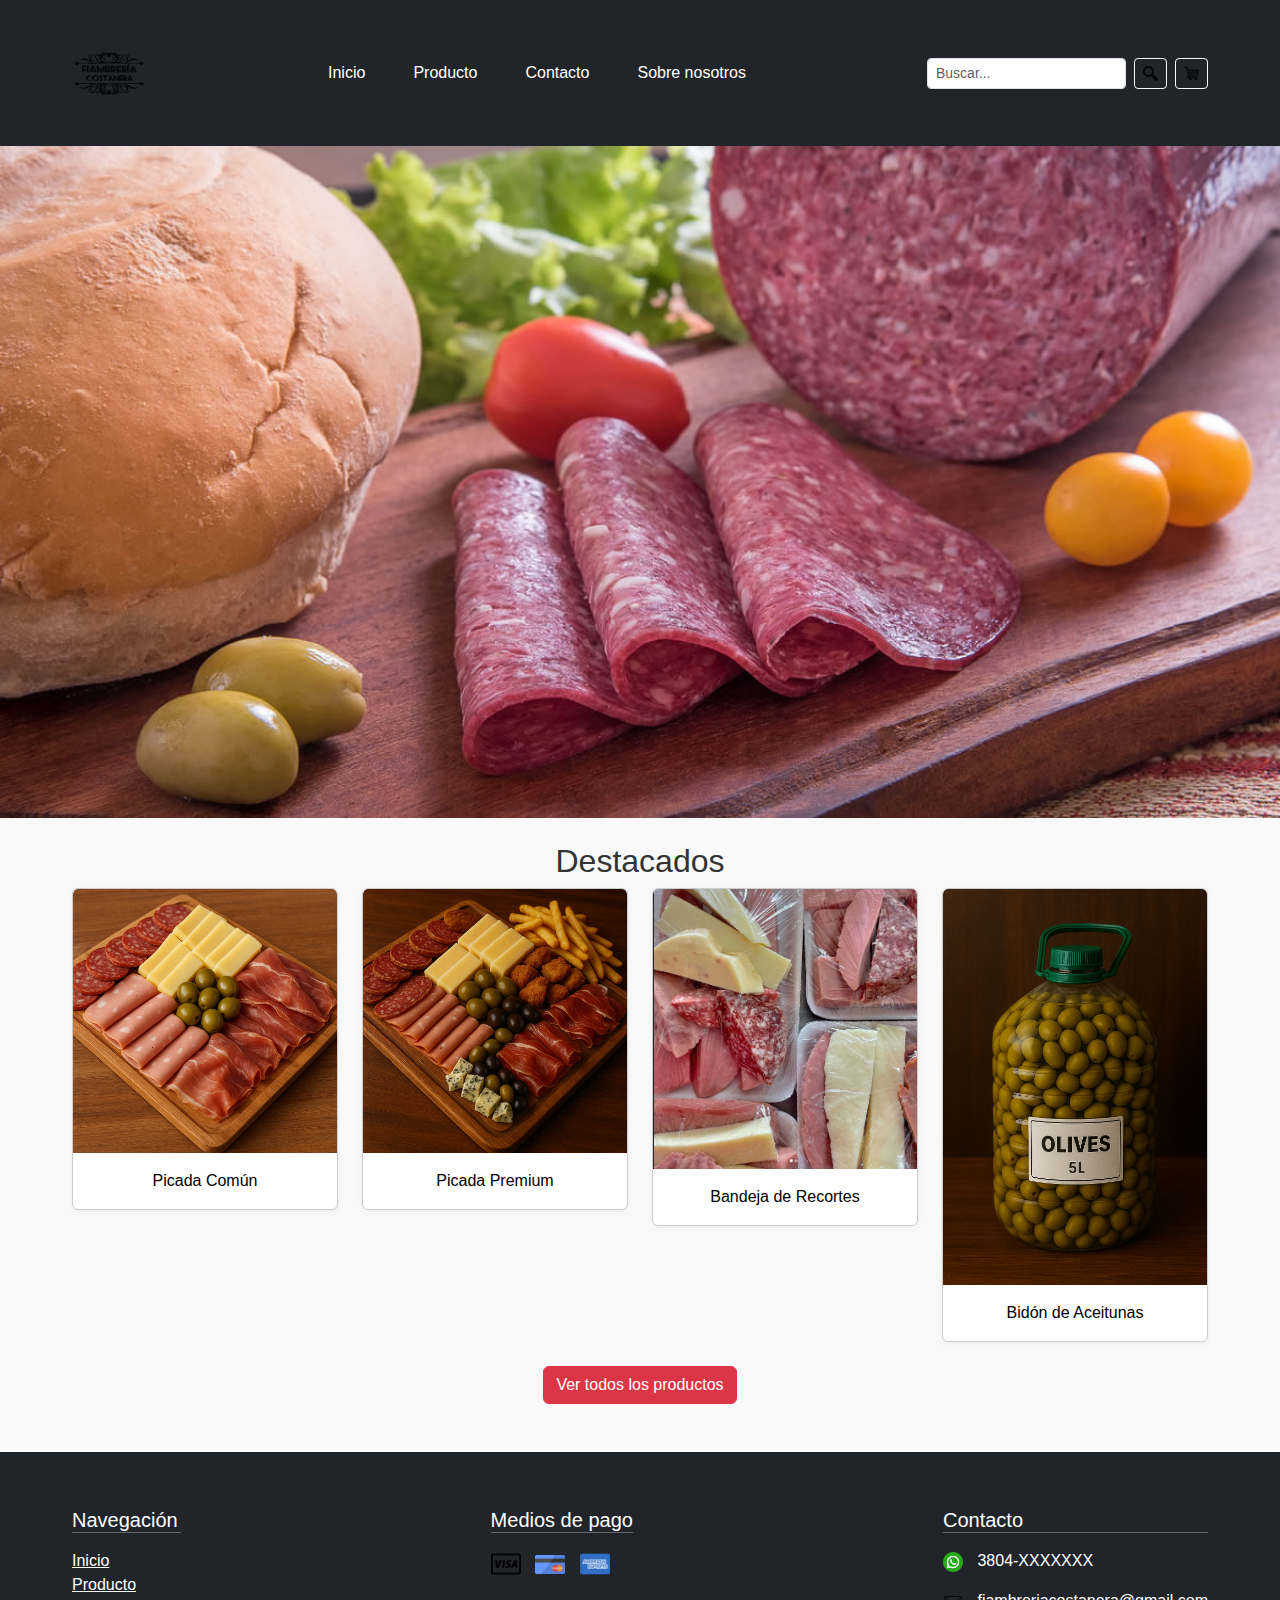
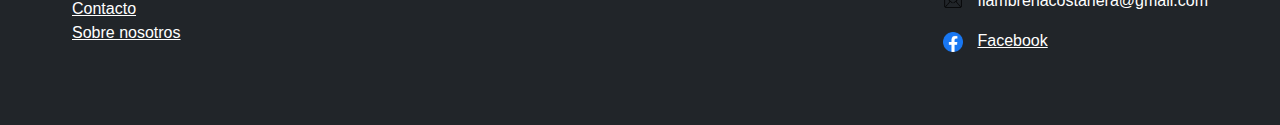
<file: index.html>
<!DOCTYPE html>
<html lang="es">
<head>
  <meta charset="UTF-8">
  <meta name="viewport" content="width=device-width, initial-scale=1.0">
  <title>Fiambrería Costanera</title>
  <!-- Bootstrap -->
  <link href="https://cdn.jsdelivr.net/npm/bootstrap@5.3.0/dist/css/bootstrap.min.css" rel="stylesheet">
  
  <link rel="stylesheet" href="styles/styles.css">
</head>
<body class="d-flex flex-column min-vh-100">

  <!-- HEADER -->
  <header class="bg-dark text-white py-3">
    <div class="container d-flex flex-wrap justify-content-between align-items-center">
      <a href="./index.html">
        <img src="imagenes/LogoFiambreria.png" width="75" height="50" alt="logo">
      </a>
      <nav>
        <ul class="nav">
          <li class="nav-item"><a href="./index.html" class="nav-link text-white">Inicio</a></li>
          <li class="nav-item"><a href="./pages/todoslosproductos.html" class="nav-link text-white">Producto</a></li>
          <li class="nav-item"><a href="./pages/contacto.html" class="nav-link text-white">Contacto</a></li>
          <li class="nav-item"><a href="./pages/sobrenosotros.html" class="nav-link text-white">Sobre nosotros</a></li>
        </ul>
      </nav>
      <div class="d-flex align-items-center gap-2">
        <input type="text" class="form-control form-control-sm" placeholder="Buscar...">
        <button class="btn btn-outline-light btn-sm">
          <img src="imagenes/lupa.png" width="15" height="15" alt="Buscar">
        </button>
        <a href="./pages/comprasrealizadas.html" class="btn btn-outline-light btn-sm">
          <img src="imagenes/carrito-de-compras.png" width="15" height="15" alt="Carrito">
        </a>
      </div>
    </div>
  </header>

  <!-- BANNER -->
  <section class="banner">
    <img src="imagenes/banner-fiambreria.jpg" class="img-fluid w-100" alt="Fiambres principales">
  </section>

  <!-- PRODUCTOS DESTACADOS -->
  <main class="container py-4 flex-grow-1">
    <section class="text-center mb-4">
      <h2>Destacados</h2>
      <div class="row row-cols-1 row-cols-sm-2 row-cols-md-4 g-4">
        <div class="col">
          <div class="card producto-hover">
            <img src="imagenes/picadacomun.png" class="card-img-top" alt="Picada Común">
            <div class="descripcion">Ideal para compartir en familia, alcanza para 4 personas</div>
            <div class="card-body">
              <p class="card-text">Picada Común</p>
            </div>
          </div>
        </div>
        <div class="col">
          <div class="card producto-hover">
            <img src="imagenes/picadapremium.png" class="card-img-top" alt="Picada Premium">
            <div class="descripcion">Ideal para compartir en familia, alcanza para 8 personas</div>
            <div class="card-body">
              <p class="card-text">Picada Premium</p>
            </div>
          </div>
        </div>
        <div class="col">
          <div class="card producto-hover">
            <img src="imagenes/bandeja-recortes.jpg" class="card-img-top" alt="Bandeja de Recortes">
            <div class="descripcion">Recortes frescos, uso ideal para tartas o empanadas</div>
            <div class="card-body">
              <p class="card-text">Bandeja de Recortes</p>
            </div>
          </div>
        </div>
        <div class="col">
          <div class="card producto-hover">
            <img src="imagenes/bidonaceitunas.png" class="card-img-top" alt="Bidon de aceitunas verdes">
            <div class="descripcion">Aceitunas verdes con carozo, la mejor de su tipo</div>
            <div class="card-body">
              <p class="card-text">Bidón de Aceitunas</p>
            </div>
          </div>
        </div>
        <!-- acá puedo meter más productos para la venta -->
      </div>
      <a href="./pages/todoslosproductos.html" class="btn btn-danger mt-4">Ver todos los productos</a>
    </section>
  </main>

  <!-- FOOTER -->
  <footer class="bg-dark text-white py-4 mt-auto">
    <div class="container d-flex flex-wrap justify-content-between gap-4">
      <div>
        <h5>Navegación</h5>
        <ul class="list-unstyled">
          <li><a href="./index.html" class="text-white">Inicio</a></li>
          <li><a href="./pages/todoslosproductos.html" class="text-white">Producto</a></li>
          <li><a href="./pages/contacto.html" class="text-white">Contacto</a></li>
          <li><a href="./pages/sobrenosotros.html" class="text-white">Sobre nosotros</a></li>
        </ul>
      </div>
      <div>
        <h5>Medios de pago</h5>
        <img src="imagenes/visa.png" width="30" alt="visa">
        <img src="imagenes/mastercard.png" width="30" alt="mastercard">
        <img src="imagenes/american-express.png" width="30" alt="amex">
      </div>
      <div>
        <h5>Contacto</h5>
        <p><img src="imagenes/whatsapp.png" width="20" alt=""> 3804-XXXXXXX</p>
        <p><img src="imagenes/correo.png" width="20" alt=""> fiambreriacostanera@gmail.com</p>
        <p><img src="imagenes/facebook.png" width="20" alt=""> <a class="text-white" href="https://www.facebook.com/profile.php?id=61569757023667&locale=es_LA" target="_blank">Facebook</a></p>
      </div>
    </div>
  </footer>

</body>
</html>
</file>
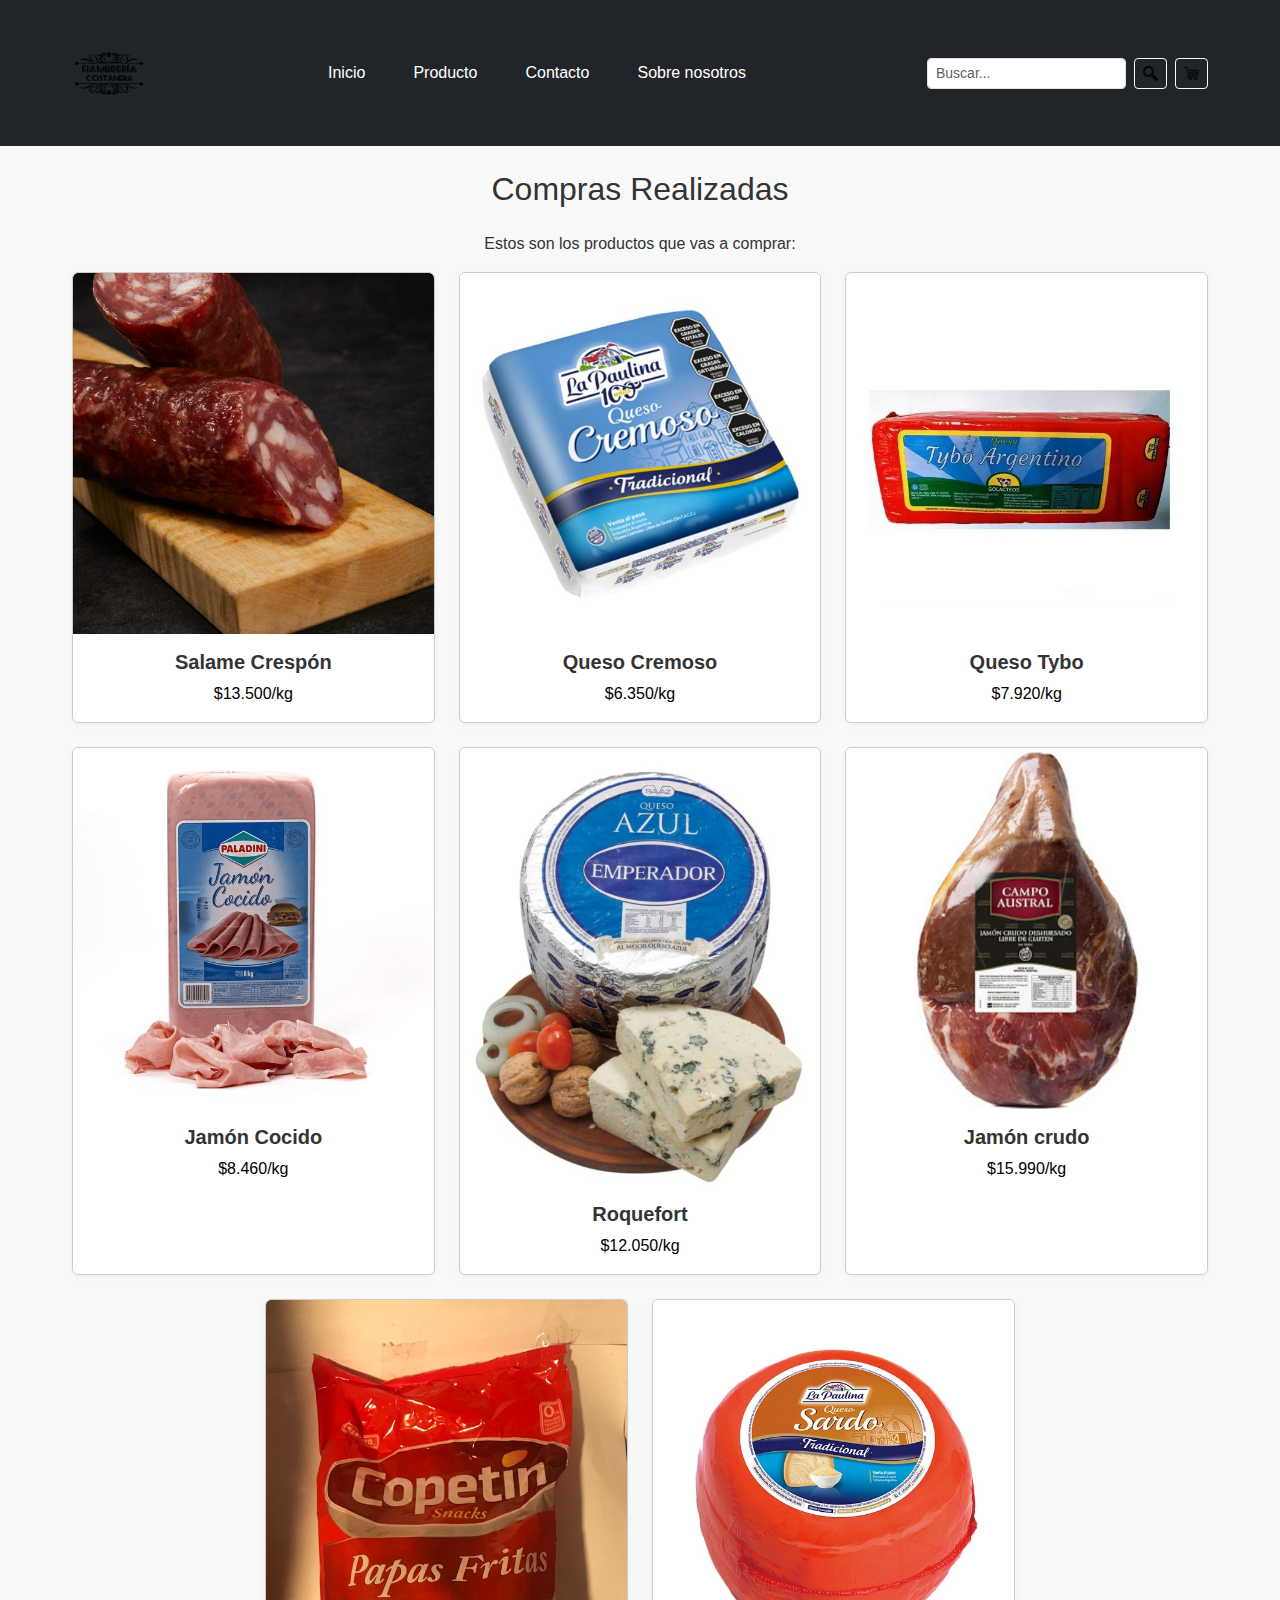
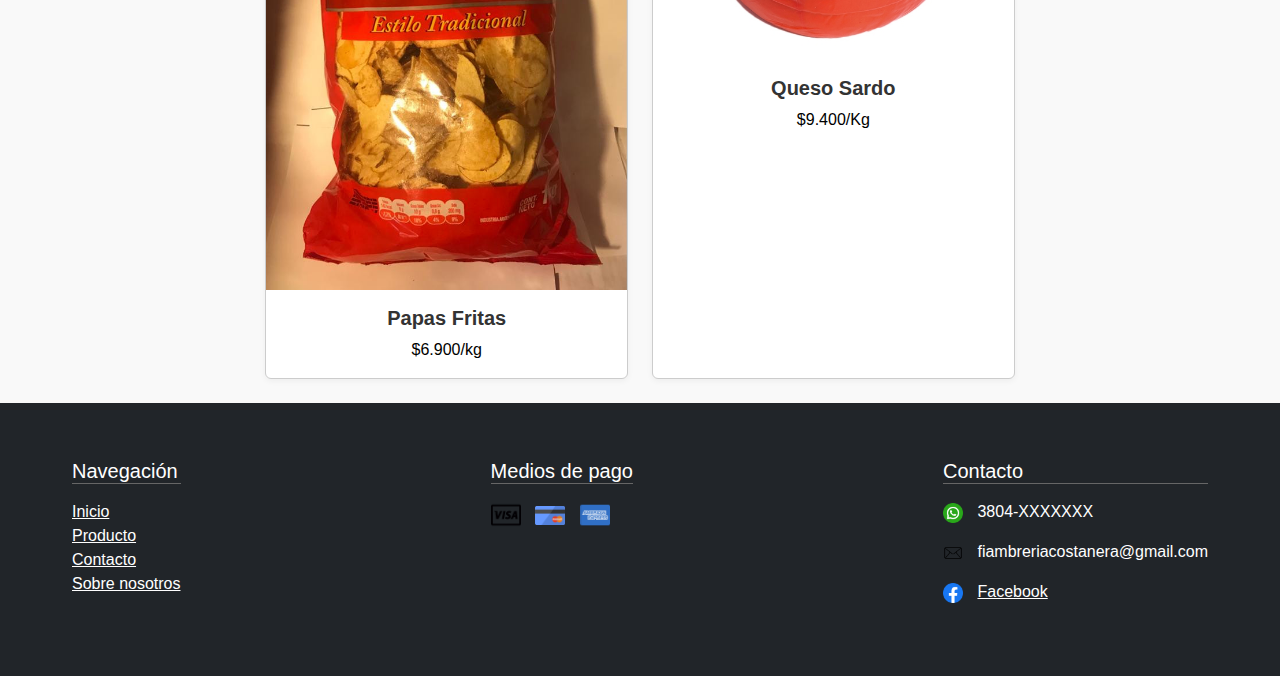
<file: pages/comprasrealizadas.html>
<!DOCTYPE html>
<html lang="es">
<head>
  <meta charset="UTF-8" />
  <meta name="viewport" content="width=device-width, initial-scale=1.0" />
  <title>Compras Realizadas - Fiambrería Costanera</title>
  <!-- Bootstrap -->
  <link href="https://cdn.jsdelivr.net/npm/bootstrap@5.3.0/dist/css/bootstrap.min.css" rel="stylesheet" />
  <link rel="stylesheet" href="../styles/styles.css" />
</head>
<body class="d-flex flex-column min-vh-100">

  <!-- HEADER -->
  <header class="bg-dark text-white py-3">
    <div class="container d-flex flex-wrap justify-content-between align-items-center">
      <a href="../index.html">
        <img src="../imagenes/LogoFiambreria.png" width="75" height="50" alt="logo">
      </a>
      <nav>
        <ul class="nav">
          <li class="nav-item"><a href="../index.html" class="nav-link text-white">Inicio</a></li>
          <li class="nav-item"><a href="./todoslosproductos.html" class="nav-link text-white">Producto</a></li>
          <li class="nav-item"><a href="./contacto.html" class="nav-link text-white">Contacto</a></li>
          <li class="nav-item"><a href="./sobrenosotros.html" class="nav-link text-white">Sobre nosotros</a></li>
        </ul>
      </nav>
      <div class="d-flex align-items-center gap-2">
        <input type="text" class="form-control form-control-sm" placeholder="Buscar...">
        <button class="btn btn-outline-light btn-sm">
          <img src="../imagenes/lupa.png" width="15" height="15" alt="Buscar">
        </button>
        <a href="./comprasrealizadas.html" class="btn btn-outline-light btn-sm">
          <img src="../imagenes/carrito-de-compras.png" width="15" height="15" alt="Carrito">
        </a>
      </div>
    </div>
  </header>

  <!-- CONTENIDO PRINCIPAL -->
  <main class="container py-4 flex-grow-1">
    <h2 class="text-center mb-4">Compras Realizadas</h2>

    <p class="text-center">Estos son los productos que vas a comprar:</p>

    <div class="row row-cols-1 row-cols-sm-2 row-cols-md-3 g-4 justify-content-center">

      <!-- Producto 2 -->
      <div class="col">
        <div class="card h-100 producto-hover">
          <img src="../imagenes/salame-crespon.jpg" class="card-img-top" alt="Salame crespon">
          <div class="descripcion">Elaborado con carne de cerdo y/o ternera, con un picado grueso que le da una textura característica y un sabor intenso y especiado.</div>
          <div class="card-body text-center">
            <h5 class="card-title">Salame Crespón</h5>
            <p class="card-text">$13.500/kg</p>
          </div>
        </div>
      </div>
      <!-- Producto 3 -->
      <div class="col">
        <div class="card h-100 producto-hover">
          <img src="../imagenes/queso-cremoso.jpg" class="card-img-top" alt="Queso Cremoso">
          <div class="descripcion">Queso suave y delicado, con una textura rica y cremosa.</div>
          <div class="card-body text-center">
            <h5 class="card-title">Queso Cremoso</h5>
            <p class="card-text">$6.350/kg</p>
          </div>
        </div>
      </div>
      <!-- Producto 4 -->
      <div class="col">
        <div class="card h-100 producto-hover">
          <img src="../imagenes/queso-tybo.jpg" class="card-img-top" alt="Queso Tybo">
          <div class="descripcion">Queso semiduro, suave y delicioso.</div>
          <div class="card-body text-center">
            <h5 class="card-title">Queso Tybo</h5>
            <p class="card-text">$7.920/kg</p>
          </div>
        </div>
      </div>
      <!-- Producto 7 -->
      <div class="col">
        <div class="card h-100 producto-hover">
          <img src="../imagenes/jamon-cocido.png" class="card-img-top" alt="Jamón cocido">
          <div class="descripcion">Elaborado con pierna de cerdo cocida y curada, con una textura suave y sabor delicado.</div>
          <div class="card-body text-center">
            <h5 class="card-title">Jamón Cocido</h5>
            <p class="card-text">$8.460/kg</p>
          </div>
        </div>
      </div>
      <!-- Producto 8 -->
      <div class="col">
        <div class="card h-100 producto-hover">
          <img src="../imagenes/queso-roquefort.jpg" class="card-img-top" alt="Roquefort">
          <div class="descripcion">Queso azul con textura cremosa y sabor intenso.</div>
          <div class="card-body text-center">
            <h5 class="card-title">Roquefort</h5>
            <p class="card-text">$12.050/kg</p>
          </div>
        </div>
      </div>
      <!-- Producto 9 -->
      <div class="col">
        <div class="card h-100 producto-hover">
          <img src="../imagenes/jamon crudo.png" class="card-img-top" alt="Jamón crudo">
          <div class="descripcion">Elaborado con pierna de cerdo, con un sabor intenso y textura firme, sin cocción previa.</div>
          <div class="card-body text-center">
            <h5 class="card-title">Jamón crudo</h5>
            <p class="card-text">$15.990/kg</p>
          </div>
        </div>
      </div>
      <!-- Producto 10 -->
      <div class="col">
        <div class="card h-100 producto-hover">
          <img src="../imagenes/papas-fritas.jpg" class="card-img-top" alt="Papas Fritas">
          <div class="descripcion">Papas fritas finas y crujientes, ideales para acompañar como snack o aperitivo.</div>
          <div class="card-body text-center">
            <h5 class="card-title">Papas Fritas</h5>
            <p class="card-text">$6.900/kg</p>
          </div>
        </div>
      </div>
      <!-- Producto 12 -->
      <div class="col">
        <div class="card h-100 producto-hover">
          <img src="../imagenes/queso-sardo.jpg" class="card-img-top" alt="Queso Sardo">
          <div class="descripcion">Queso seco y granuloso, ideal para rallar, con un sabor intenso y salado.</div>
          <div class="card-body text-center">
            <h5 class="card-title">Queso Sardo</h5>
            <p class="card-text">$9.400/Kg</p>
          </div>
        </div>
      </div>
      <!-- Si quiero agregar más productos, los pongo acá -->
    </div>
  </main>

  <!-- FOOTER -->
  <footer class="bg-dark text-white py-4 mt-auto">
    <div class="container d-flex flex-wrap justify-content-between gap-4">
      <div>
        <h5>Navegación</h5>
        <ul class="list-unstyled">
          <li><a href="../index.html" class="text-white">Inicio</a></li>
          <li><a href="./todoslosproductos.html" class="text-white">Producto</a></li>
          <li><a href="./contacto.html" class="text-white">Contacto</a></li>
          <li><a href="./sobrenosotros.html" class="text-white">Sobre nosotros</a></li>
        </ul>
      </div>
      <div>
        <h5>Medios de pago</h5>
        <img src="../imagenes/visa.png" width="30" alt="visa">
        <img src="../imagenes/mastercard.png" width="30" alt="mastercard">
        <img src="../imagenes/american-express.png" width="30" alt="amex">
      </div>
      <div>
        <h5>Contacto</h5>
        <p><img src="../imagenes/whatsapp.png" width="20" alt=""> 3804-XXXXXXX</p>
        <p><img src="../imagenes/correo.png" width="20" alt=""> fiambreriacostanera@gmail.com</p>
        <p><img src="../imagenes/facebook.png" width="20" alt=""> <a class="text-white" href="https://www.facebook.com/profile.php?id=61569757023667&locale=es_LA" target="_blank">Facebook</a></p>
      </div>
    </div>
  </footer>

</body>
</html>
</file>
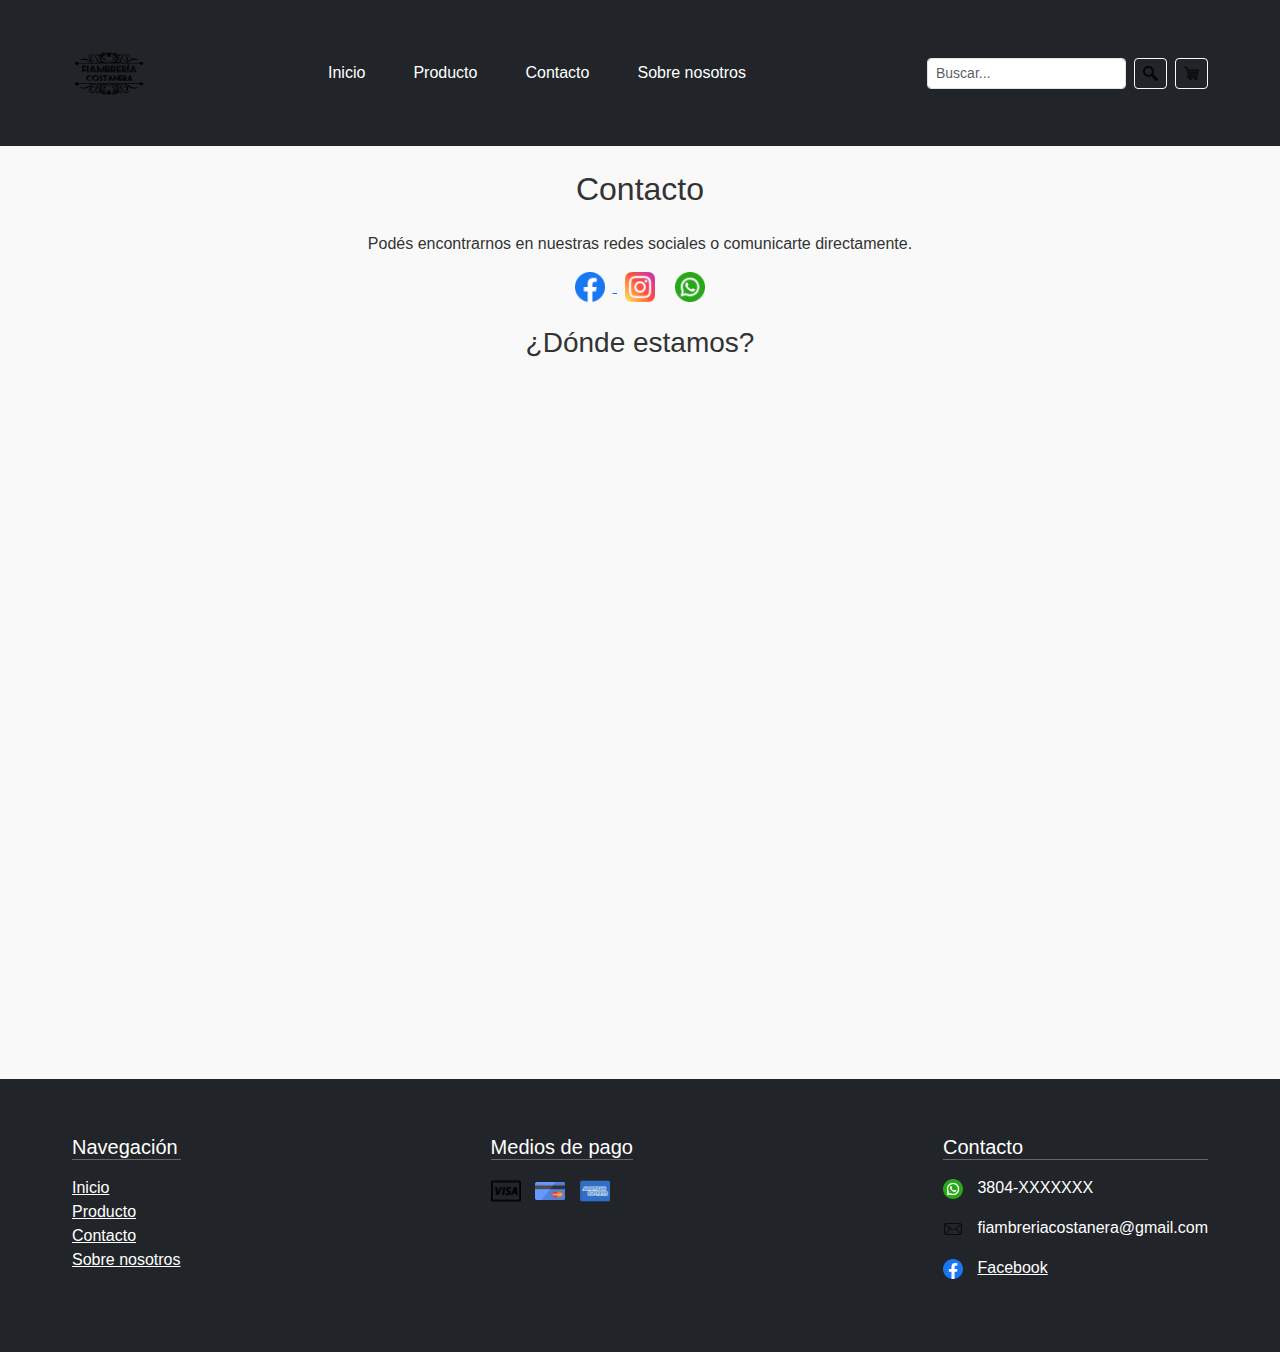
<file: pages/contacto.html>
<!DOCTYPE html>
<html lang="es">
<head>
  <meta charset="UTF-8" />
  <meta name="viewport" content="width=device-width, initial-scale=1.0"/>
  <title>Contacto - Fiambrería Costanera</title>
  <!-- Bootstrap -->
  <link href="https://cdn.jsdelivr.net/npm/bootstrap@5.3.0/dist/css/bootstrap.min.css" rel="stylesheet"/>
  <link rel="stylesheet" href="../styles/styles.css" />
</head>
<body class="d-flex flex-column min-vh-100">

  <!-- HEADER -->
  <header class="bg-dark text-white py-3">
    <div class="container d-flex flex-wrap justify-content-between align-items-center">
      <a href="../index.html">
        <img src="../imagenes/LogoFiambreria.png" width="75" height="50" alt="logo">
      </a>
      <nav>
        <ul class="nav">
          <li class="nav-item"><a href="../index.html" class="nav-link text-white">Inicio</a></li>
          <li class="nav-item"><a href="./todoslosproductos.html" class="nav-link text-white">Producto</a></li>
          <li class="nav-item"><a href="./contacto.html" class="nav-link text-white">Contacto</a></li>
          <li class="nav-item"><a href="./sobrenosotros.html" class="nav-link text-white">Sobre nosotros</a></li>
        </ul>
      </nav>
      <div class="d-flex align-items-center gap-2">
        <input type="text" class="form-control form-control-sm" placeholder="Buscar...">
        <button class="btn btn-outline-light btn-sm">
          <img src="../imagenes/lupa.png" width="15" height="15" alt="Buscar">
        </button>
        <a href="./comprasrealizadas.html" class="btn btn-outline-light btn-sm">
          <img src="../imagenes/carrito-de-compras.png" width="15" height="15" alt="Carrito">
        </a>
      </div>
    </div>
  </header>

  <!-- CONTENIDO PRINCIPAL -->
  <main class="container py-4 flex-grow-1">
    <h2 class="text-center mb-4">Contacto</h2>
    <p class="text-center">Podés encontrarnos en nuestras redes sociales o comunicarte directamente.</p>

    <div class="text-center mb-4">
      <a href="https://www.facebook.com/profile.php?id=61569757023667&locale=es_LA" target="_blank">
        <img src="../imagenes/facebook.png" width="30" height="30" alt="Facebook" class="mx-2">
      </a>
      <img src="../imagenes/instagram.png" width="30" height="30" alt="Instagram" class="mx-2">
      <img src="../imagenes/whatsapp.png" width="30" height="30" alt="WhatsApp" class="mx-2">
    </div>

    <div class="mb-5">
      <h3 class="text-center">¿Dónde estamos?</h3>
      <div class="ratio ratio-16x9">
        <iframe src="https://www.google.com/maps/embed?pb=!1m18!1m12!1m3!1d869.028944231139!2d-66.8607439714068!3d-29.396168998447074!2m3!1f0!2f0!3f0!3m2!1i1024!2i768!4f13.1!3m3!1m2!1s0x9427dbabb6fb989b%3A0x5291f5acdb7e50a6!2sAv.%20Costanera%20999-1049%2C%20F5300GQD%20La%20Rioja!5e0!3m2!1ses!2sar!4v1745269917763!5m2!1ses!2sar"
          allowfullscreen="" loading="lazy" referrerpolicy="no-referrer-when-downgrade"></iframe>
      </div>
    </div>
  </main>

  <!-- FOOTER -->
  <footer class="bg-dark text-white py-4 mt-auto">
    <div class="container d-flex flex-wrap justify-content-between gap-4">
      <div>
        <h5>Navegación</h5>
        <ul class="list-unstyled">
          <li><a href="../index.html" class="text-white">Inicio</a></li>
          <li><a href="./todoslosproductos.html" class="text-white">Producto</a></li>
          <li><a href="./contacto.html" class="text-white">Contacto</a></li>
          <li><a href="./sobrenosotros.html" class="text-white">Sobre nosotros</a></li>
        </ul>
      </div>
      <div>
        <h5>Medios de pago</h5>
        <img src="../imagenes/visa.png" width="30" alt="visa">
        <img src="../imagenes/mastercard.png" width="30" alt="mastercard">
        <img src="../imagenes/american-express.png" width="30" alt="amex">
      </div>
      <div>
        <h5>Contacto</h5>
        <p><img src="../imagenes/whatsapp.png" width="20" alt=""> 3804-XXXXXXX</p>
        <p><img src="../imagenes/correo.png" width="20" alt=""> fiambreriacostanera@gmail.com</p>
        <p><img src="../imagenes/facebook.png" width="20" alt=""> <a class="text-white" href="https://www.facebook.com/profile.php?id=61569757023667&locale=es_LA" target="_blank">Facebook</a></p>
      </div>
    </div>
  </footer>

</body>
</html>
</file>
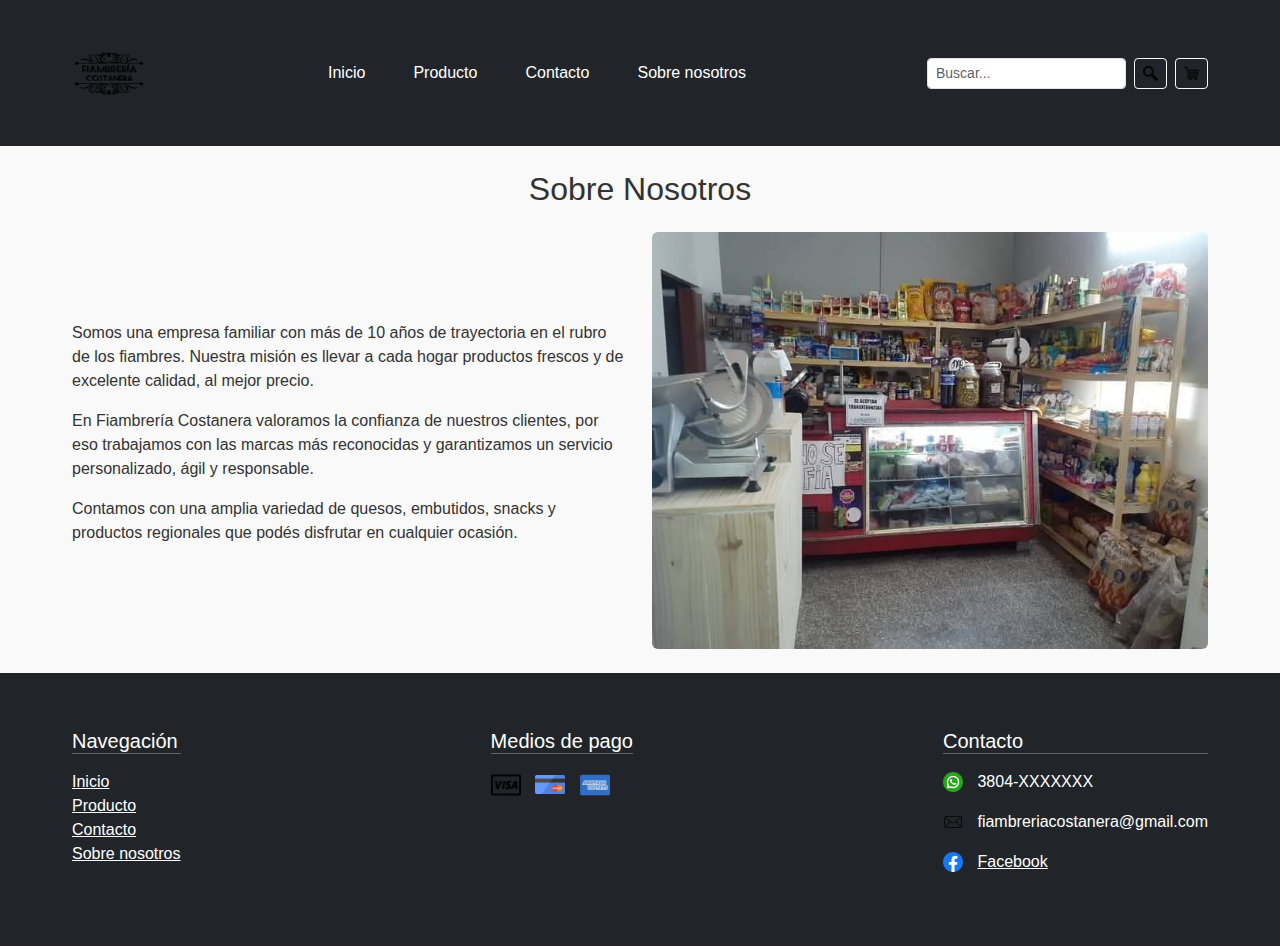
<file: pages/sobrenosotros.html>
<!DOCTYPE html>
<html lang="es">
<head>
  <meta charset="UTF-8" />
  <meta name="viewport" content="width=device-width, initial-scale=1.0" />
  <title>Sobre Nosotros - Fiambrería Costanera</title>
  <!-- Bootstrap -->
  <link href="https://cdn.jsdelivr.net/npm/bootstrap@5.3.0/dist/css/bootstrap.min.css" rel="stylesheet" />
  <link rel="stylesheet" href="../styles/styles.css" />
</head>
<body class="d-flex flex-column min-vh-100">

  <!-- HEADER -->
  <header class="bg-dark text-white py-3">
    <div class="container d-flex flex-wrap justify-content-between align-items-center">
      <a href="../index.html">
        <img src="../imagenes/LogoFiambreria.png" width="75" height="50" alt="logo">
      </a>
      <nav>
        <ul class="nav">
          <li class="nav-item"><a href="../index.html" class="nav-link text-white">Inicio</a></li>
          <li class="nav-item"><a href="./todoslosproductos.html" class="nav-link text-white">Producto</a></li>
          <li class="nav-item"><a href="./contacto.html" class="nav-link text-white">Contacto</a></li>
          <li class="nav-item"><a href="./sobrenosotros.html" class="nav-link text-white">Sobre nosotros</a></li>
        </ul>
      </nav>
      <div class="d-flex align-items-center gap-2">
        <input type="text" class="form-control form-control-sm" placeholder="Buscar...">
        <button class="btn btn-outline-light btn-sm">
          <img src="../imagenes/lupa.png" width="15" height="15" alt="Buscar">
        </button>
        <a href="./comprasrealizadas.html" class="btn btn-outline-light btn-sm">
          <img src="../imagenes/carrito-de-compras.png" width="15" height="15" alt="Carrito">
        </a>
      </div>
    </div>
  </header>

  <!-- CONTENIDO PRINCIPAL -->
  <main class="container py-4 flex-grow-1">
    <h2 class="text-center mb-4">Sobre Nosotros</h2>

    <div class="row align-items-center">
      <div class="col-md-6">
        <p>
          Somos una empresa familiar con más de 10 años de trayectoria en el rubro de los fiambres. 
          Nuestra misión es llevar a cada hogar productos frescos y de excelente calidad, al mejor precio.
        </p>
        <p>
          En Fiambrería Costanera valoramos la confianza de nuestros clientes, por eso trabajamos con las marcas más reconocidas 
          y garantizamos un servicio personalizado, ágil y responsable.
        </p>
        <p>
          Contamos con una amplia variedad de quesos, embutidos, snacks y productos regionales que podés disfrutar en cualquier ocasión.
        </p>
      </div>
      <div class="col-md-6 text-center">
        <img src="../imagenes/foto-fiambreria.jpg" class="img-fluid rounded" alt="Foto del local">
      </div>
    </div>
  </main>

  <!-- FOOTER -->
  <footer class="bg-dark text-white py-4 mt-auto">
    <div class="container d-flex flex-wrap justify-content-between gap-4">
      <div>
        <h5>Navegación</h5>
        <ul class="list-unstyled">
          <li><a href="../index.html" class="text-white">Inicio</a></li>
          <li><a href="./todoslosproductos.html" class="text-white">Producto</a></li>
          <li><a href="./contacto.html" class="text-white">Contacto</a></li>
          <li><a href="./sobrenosotros.html" class="text-white">Sobre nosotros</a></li>
        </ul>
      </div>
      <div>
        <h5>Medios de pago</h5>
        <img src="../imagenes/visa.png" width="30" alt="visa">
        <img src="../imagenes/mastercard.png" width="30" alt="mastercard">
        <img src="../imagenes/american-express.png" width="30" alt="amex">
      </div>
      <div>
        <h5>Contacto</h5>
        <p><img src="../imagenes/whatsapp.png" width="20" alt=""> 3804-XXXXXXX</p>
        <p><img src="../imagenes/correo.png" width="20" alt=""> fiambreriacostanera@gmail.com</p>
        <p><img src="../imagenes/facebook.png" width="20" alt=""> <a class="text-white" href="https://www.facebook.com/profile.php?id=61569757023667&locale=es_LA" target="_blank">Facebook</a></p>
      </div>
    </div>
  </footer>

</body>
</html>
</file>
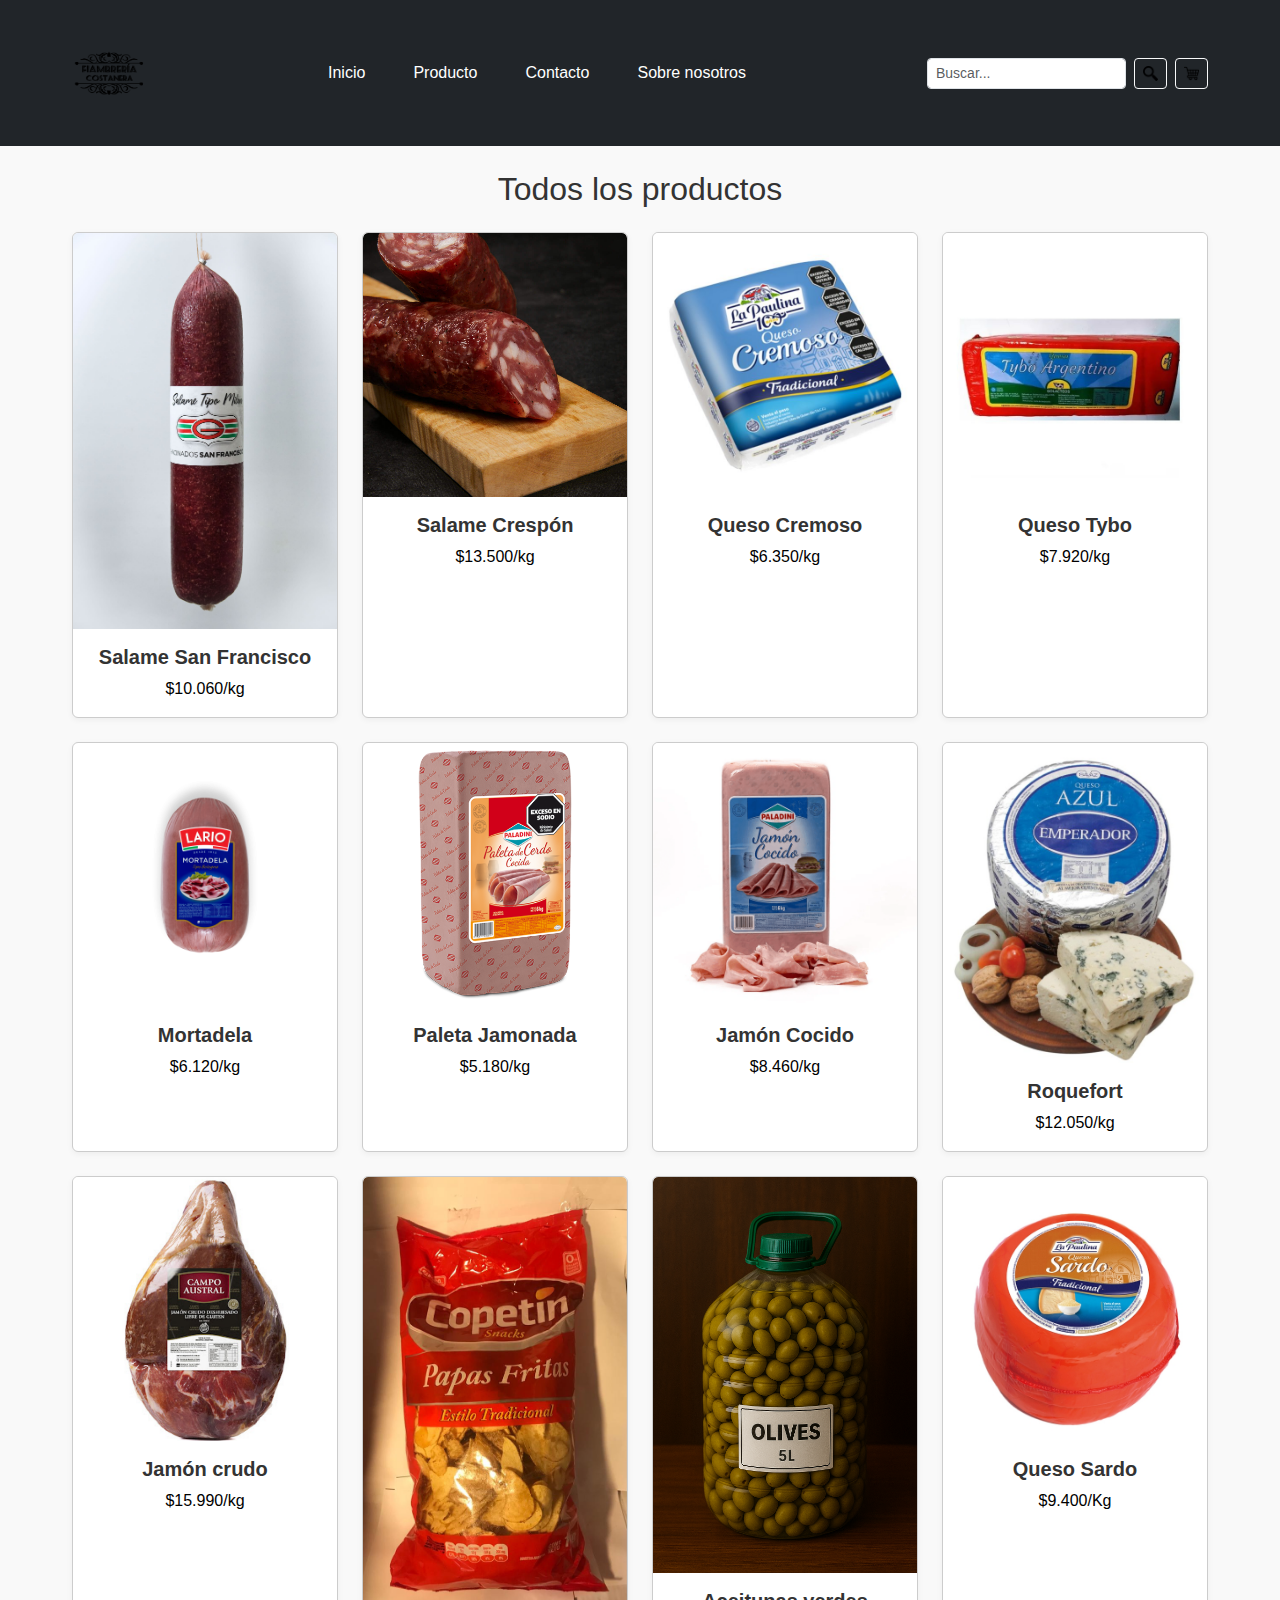
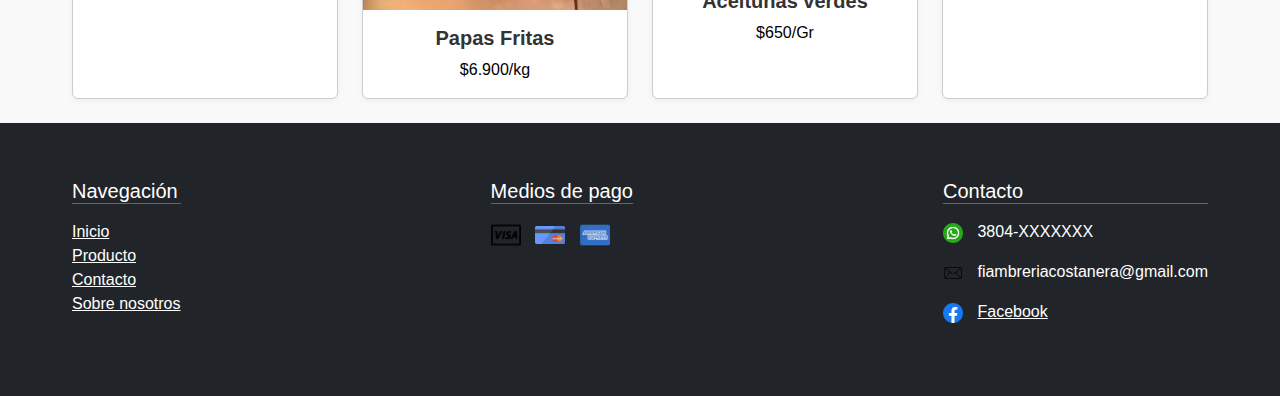
<file: pages/todoslosproductos.html>
<!DOCTYPE html>
<html lang="es">
<head>
  <meta charset="UTF-8" />
  <meta name="viewport" content="width=device-width, initial-scale=1.0" />
  <title>Todos los productos - Fiambrería Costanera</title>
  <!-- Bootstrap -->
  <link href="https://cdn.jsdelivr.net/npm/bootstrap@5.3.0/dist/css/bootstrap.min.css" rel="stylesheet" />
  <link rel="stylesheet" href="../styles/styles.css" />
</head>
<body class="d-flex flex-column min-vh-100">

  <!-- HEADER -->
  <header class="bg-dark text-white py-3">
    <div class="container d-flex flex-wrap justify-content-between align-items-center">
      <a href="../index.html">
        <img src="../imagenes/LogoFiambreria.png" width="75" height="50" alt="logo">
      </a>
      <nav>
        <ul class="nav">
          <li class="nav-item"><a href="../index.html" class="nav-link text-white">Inicio</a></li>
          <li class="nav-item"><a href="./todoslosproductos.html" class="nav-link text-white">Producto</a></li>
          <li class="nav-item"><a href="./contacto.html" class="nav-link text-white">Contacto</a></li>
          <li class="nav-item"><a href="./sobrenosotros.html" class="nav-link text-white">Sobre nosotros</a></li>
        </ul>
      </nav>
      <div class="d-flex align-items-center gap-2">
        <input type="text" class="form-control form-control-sm" placeholder="Buscar...">
        <button class="btn btn-outline-light btn-sm">
          <img src="../imagenes/lupa.png" width="15" height="15" alt="Buscar">
        </button>
        <a href="./comprasrealizadas.html" class="btn btn-outline-light btn-sm">
          <img src="../imagenes/carrito-de-compras.png" width="15" height="15" alt="Carrito">
        </a>
      </div>
    </div>
  </header>

  <!-- CONTENIDO PRINCIPAL -->
  <main class="container py-4 flex-grow-1">
    <h2 class="text-center mb-4">Todos los productos</h2>
    <div class="row row-cols-1 row-cols-sm-2 row-cols-md-3 row-cols-lg-4 g-4">
      <!-- Producto 1 -->
      <div class="col">
        <div class="card h-100 producto-hover">
          <img src="../imagenes/salame-san-francisco.jpg" class="card-img-top" alt="Salame San Francisco">
          <div class="descripcion"> Salame intermedio, de excelente sabor.</div>
          <div class="card-body text-center">
            <h5 class="card-title">Salame San Francisco</h5>
            <p class="card-text">$10.060/kg</p>
          </div>
        </div>
      </div>
      <!-- Producto 2 -->
      <div class="col">
        <div class="card h-100 producto-hover">
          <img src="../imagenes/salame-crespon.jpg" class="card-img-top" alt="Salame crespon">
          <div class="descripcion">Elaborado con carne de cerdo y/o ternera, con un picado grueso que le da una textura característica y un sabor intenso y especiado.</div>
          <div class="card-body text-center">
            <h5 class="card-title">Salame Crespón</h5>
            <p class="card-text">$13.500/kg</p>
          </div>
        </div>
      </div>
      <!-- Producto 3 -->
      <div class="col">
        <div class="card h-100 producto-hover">
          <img src="../imagenes/queso-cremoso.jpg" class="card-img-top" alt="Queso Cremoso">
          <div class="descripcion">Queso suave y delicado, con una textura rica y cremosa.</div>
          <div class="card-body text-center">
            <h5 class="card-title">Queso Cremoso</h5>
            <p class="card-text">$6.350/kg</p>
          </div>
        </div>
      </div>
      <!-- Producto 4 -->
      <div class="col">
        <div class="card h-100 producto-hover">
          <img src="../imagenes/queso-tybo.jpg" class="card-img-top" alt="Queso Tybo">
          <div class="descripcion">Queso semiduro, suave y delicioso.</div>
          <div class="card-body text-center">
            <h5 class="card-title">Queso Tybo</h5>
            <p class="card-text">$7.920/kg</p>
          </div>
        </div>
      </div>
      <!-- Producto 5 -->
      <div class="col">
        <div class="card h-100 producto-hover">
          <img src="../imagenes/mortadela-lario.jpg" class="card-img-top" alt="Mortadela">
          <div class="descripcion">Elaborada de cerdo y especias seleccionadas, la mejor de su tipo.</div>
          <div class="card-body text-center">
            <h5 class="card-title">Mortadela</h5>
            <p class="card-text">$6.120/kg</p>
          </div>
        </div>
      </div>
      <!-- Producto 6 -->
              <div class="col">
        <div class="card h-100 producto-hover">
          <img src="../imagenes/paleta-jamonada.png" class="card-img-top" alt="Paleta jamonada">
          <div class="descripcion">Elaborado con la paleta del cerdo, con un sabor y textura similares al jamón cocido, pero con una presentación diferente.</div>
          <div class="card-body text-center">
            <h5 class="card-title">Paleta Jamonada</h5>
            <p class="card-text">$5.180/kg</p>
          </div>
        </div>
      </div>
      <!-- Producto 7 -->
      <div class="col">
        <div class="card h-100 producto-hover">
          <img src="../imagenes/jamon-cocido.png" class="card-img-top" alt="Jamón cocido">
          <div class="descripcion">Elaborado con pierna de cerdo cocida y curada, con una textura suave y sabor delicado.</div>
          <div class="card-body text-center">
            <h5 class="card-title">Jamón Cocido</h5>
            <p class="card-text">$8.460/kg</p>
          </div>
        </div>
      </div>
      <!-- Producto 8 -->
      <div class="col">
        <div class="card h-100 producto-hover">
          <img src="../imagenes/queso-roquefort.jpg" class="card-img-top" alt="Roquefort">
          <div class="descripcion">Queso azul con textura cremosa y sabor intenso.</div>
          <div class="card-body text-center">
            <h5 class="card-title">Roquefort</h5>
            <p class="card-text">$12.050/kg</p>
          </div>
        </div>
      </div>
      <!-- Producto 9 -->
      <div class="col">
        <div class="card h-100 producto-hover">
          <img src="../imagenes/jamon crudo.png" class="card-img-top" alt="Jamón crudo">
          <div class="descripcion">Elaborado con pierna de cerdo, con un sabor intenso y textura firme, sin cocción previa.</div>
          <div class="card-body text-center">
            <h5 class="card-title">Jamón crudo</h5>
            <p class="card-text">$15.990/kg</p>
          </div>
        </div>
      </div>
      <!-- Producto 10 -->
      <div class="col">
        <div class="card h-100 producto-hover">
          <img src="../imagenes/papas-fritas.jpg" class="card-img-top" alt="Papas Fritas">
          <div class="descripcion">Papas fritas finas y crujientes, ideales para acompañar como snack o aperitivo.</div>
          <div class="card-body text-center">
            <h5 class="card-title">Papas Fritas</h5>
            <p class="card-text">$6.900/kg</p>
          </div>
        </div>
      </div>
      <!-- Producto 11 -->
      <div class="col">
        <div class="card h-100 producto-hover">
          <img src="../imagenes/bidonaceitunas.png" class="card-img-top" alt="Aceitunas Verdes">
          <div class="descripcion">Aceitunas verdes con carozo, la mejor de su tipo.</div>
          <div class="card-body text-center">
            <h5 class="card-title">Aceitunas verdes</h5>
            <p class="card-text">$650/Gr</p>
          </div>
        </div>
      </div>
      <!-- Producto 12 -->
      <div class="col">
        <div class="card h-100 producto-hover">
          <img src="../imagenes/queso-sardo.jpg" class="card-img-top" alt="Queso Sardo">
          <div class="descripcion">Queso seco y granuloso, ideal para rallar, con un sabor intenso y salado.</div>
          <div class="card-body text-center">
            <h5 class="card-title">Queso Sardo</h5>
            <p class="card-text">$9.400/Kg</p>
          </div>
        </div>
      </div>
      
      <!-- Puedo agregar más productos acá -->
    </div>
  </main>

  <!-- FOOTER -->
  <footer class="bg-dark text-white py-4 mt-auto">
    <div class="container d-flex flex-wrap justify-content-between gap-4">
      <div>
        <h5>Navegación</h5>
        <ul class="list-unstyled">
          <li><a href="../index.html" class="text-white">Inicio</a></li>
          <li><a href="./todoslosproductos.html" class="text-white">Producto</a></li>
          <li><a href="./contacto.html" class="text-white">Contacto</a></li>
          <li><a href="./sobrenosotros.html" class="text-white">Sobre nosotros</a></li>
        </ul>
      </div>
      <div>
        <h5>Medios de pago</h5>
        <img src="../imagenes/visa.png" width="30" alt="visa">
        <img src="../imagenes/mastercard.png" width="30" alt="mastercard">
        <img src="../imagenes/american-express.png" width="30" alt="amex">
      </div>
      <div>
        <h5>Contacto</h5>
        <p><img src="../imagenes/whatsapp.png" width="20" alt=""> 3804-XXXXXXX</p>
        <p><img src="../imagenes/correo.png" width="20" alt=""> fiambreriacostanera@gmail.com</p>
        <p><img src="../imagenes/facebook.png" width="20" alt=""> <a class="text-white" href="https://www.facebook.com/profile.php?id=61569757023667&locale=es_LA" target="_blank">Facebook</a></p>
      </div>
    </div>
  </footer>

</body>
</html>
</file>
<file: styles/styles.css>
* {
  box-sizing: border-box;
  margin: 0;
  padding: 0;
}

body {
  font-family: "Segoe UI", sans-serif;
  background-color: #f9f9f9;
  color: #333333;
}

header {
  background-color: #8B0000;
  color: #ffffff;
  padding: 1.5rem;
}
header img {
  max-height: 50px;
}
header nav ul {
  display: flex;
  justify-content: row;
  align-items: center;
  gap: 1rem;
  list-style: none;
}
header nav ul li a {
  color: #ffffff;
  text-decoration: none;
}
header nav ul li a:hover {
  text-decoration: underline;
}

footer {
  background-color: #222;
  color: #ffffff;
  padding: 2rem;
}
footer h5 {
  border-bottom: 1px solid #666;
  margin-bottom: 1rem;
}
footer img {
  margin-right: 10px;
}
footer a {
  color: #ffffff;
}
footer a:hover {
  color: #f10000;
}

.container {
  max-width: 1200px;
  margin: auto;
  padding: 2rem;
}

.card {
  border: 1px solid #ccc;
  box-shadow: 0 2px 6px rgba(0, 0, 0, 0.05);
  transition: transform 0.3s ease;
}
.card:hover {
  transform: scale(1.03);
}
.card .card-title {
  color: #333333;
  font-weight: bold;
}
.card .card-text {
  color: black;
}

.producto-hover {
  position: relative;
  overflow: hidden;
  cursor: pointer;
}
.producto-hover img {
  width: 100%;
  display: block;
  transition: opacity 0.3s ease;
}
.producto-hover .descripcion {
  position: absolute;
  bottom: 0;
  left: 0;
  right: 0;
  background-color: rgba(0, 0, 0, 0.88);
  color: #fff;
  padding: 1rem;
  opacity: 0;
  transform: translateY(100%);
  transition: all 0.3s ease;
  font-size: 0.95rem;
  text-align: center;
}
.producto-hover:hover img {
  opacity: 0.4;
}
.producto-hover:hover .descripcion {
  opacity: 1;
  transform: translateY(0%);
}

.banner img {
  width: 100%;
  height: auto;
  object-fit: cover;
}

.destacados {
  text-align: center;
}
.destacados h2 {
  color: #8B0000;
  margin-bottom: 2rem;
}

.contacto {
  text-align: center;
}
.contacto iframe {
  border: none;
  width: 100%;
  max-width: 600px;
  height: 350px;
}

.productos {
  display: flex;
  justify-content: center;
  align-items: stretch;
  gap: 2rem;
  flex-wrap: wrap;
  padding: 2rem;
}
.productos .producto {
  flex: 1 1 250px;
  margin: 1rem;
  text-align: center;
}
.productos .producto img {
  width: 100%;
  border-radius: 10px;
}
.productos .producto h5 {
  margin-top: 1rem;
  color: #8B0000;
}

.sobrenosotros .row {
  align-items: center;
  gap: 2rem;
}
.sobrenosotros img {
  width: 100%;
  border-radius: 8px;
  box-shadow: 0 2px 6px rgba(0, 0, 0, 0.15);
}
.sobrenosotros p {
  line-height: 1.6;
  color: rgb(38.25, 38.25, 38.25);
  margin-bottom: 1rem;
}

.compras {
  text-align: center;
}
.compras p {
  margin-bottom: 2rem;
  color: rgb(38.25, 38.25, 38.25);
}
.compras .card {
  transition: transform 0.2s ease;
}
.compras .card:hover {
  transform: scale(1.03);
}
.compras .card .card-body h5 {
  color: #8B0000;
  font-weight: 600;
}
.compras .card .card-body .card-text {
  color: #333333;
}

/*# sourceMappingURL=styles.css.map */
</file>
